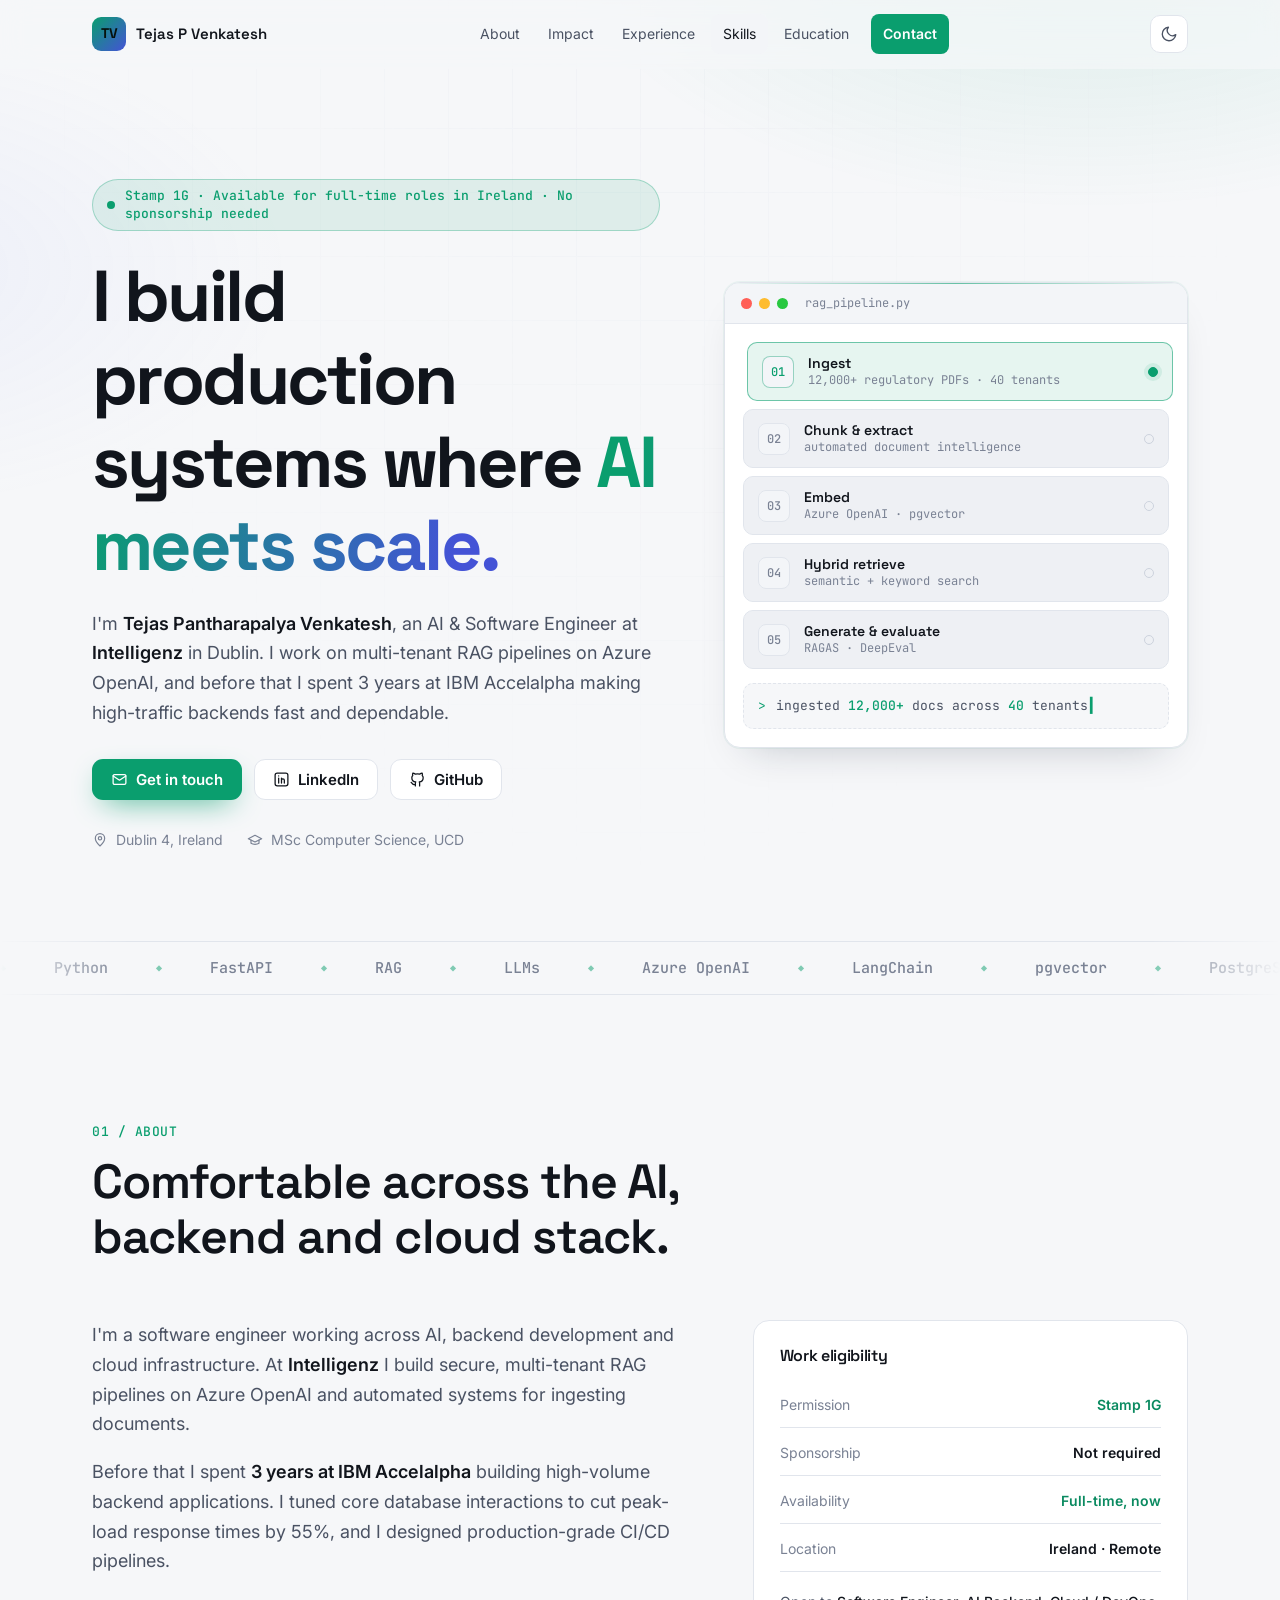
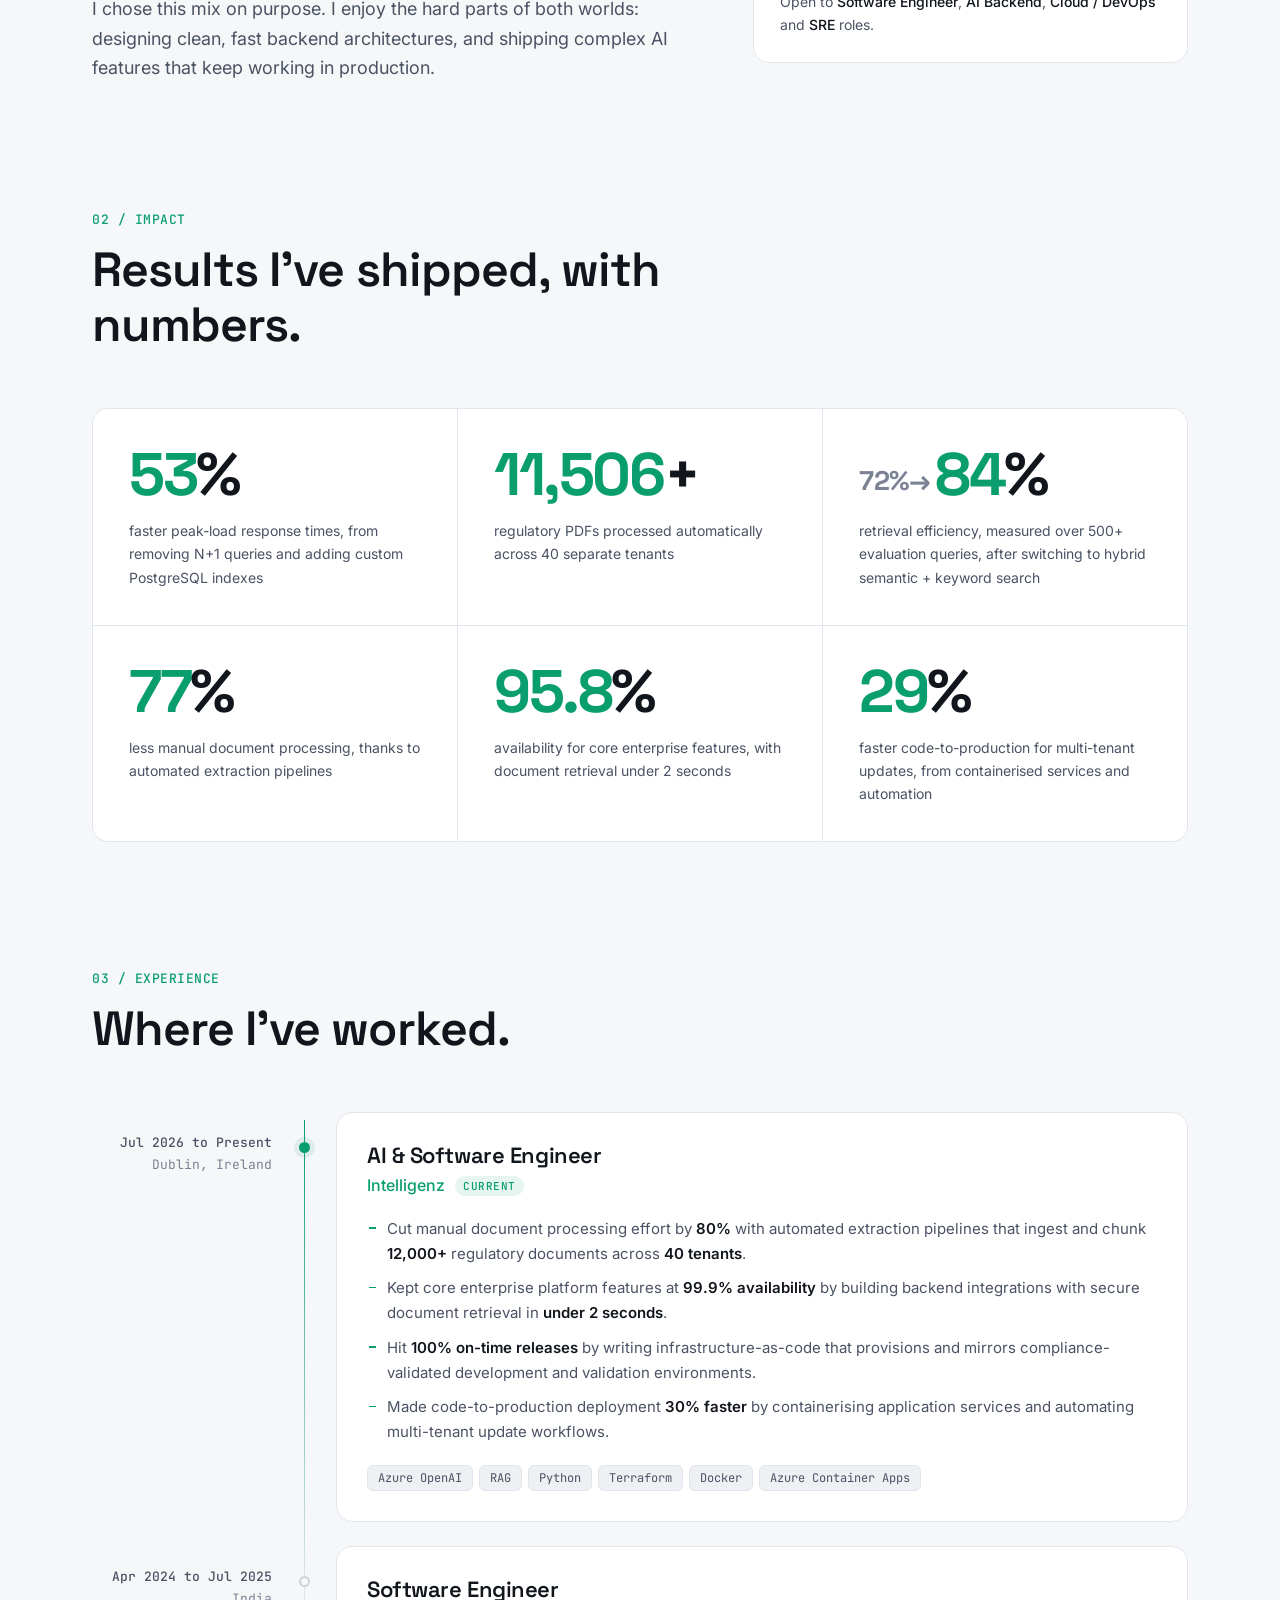
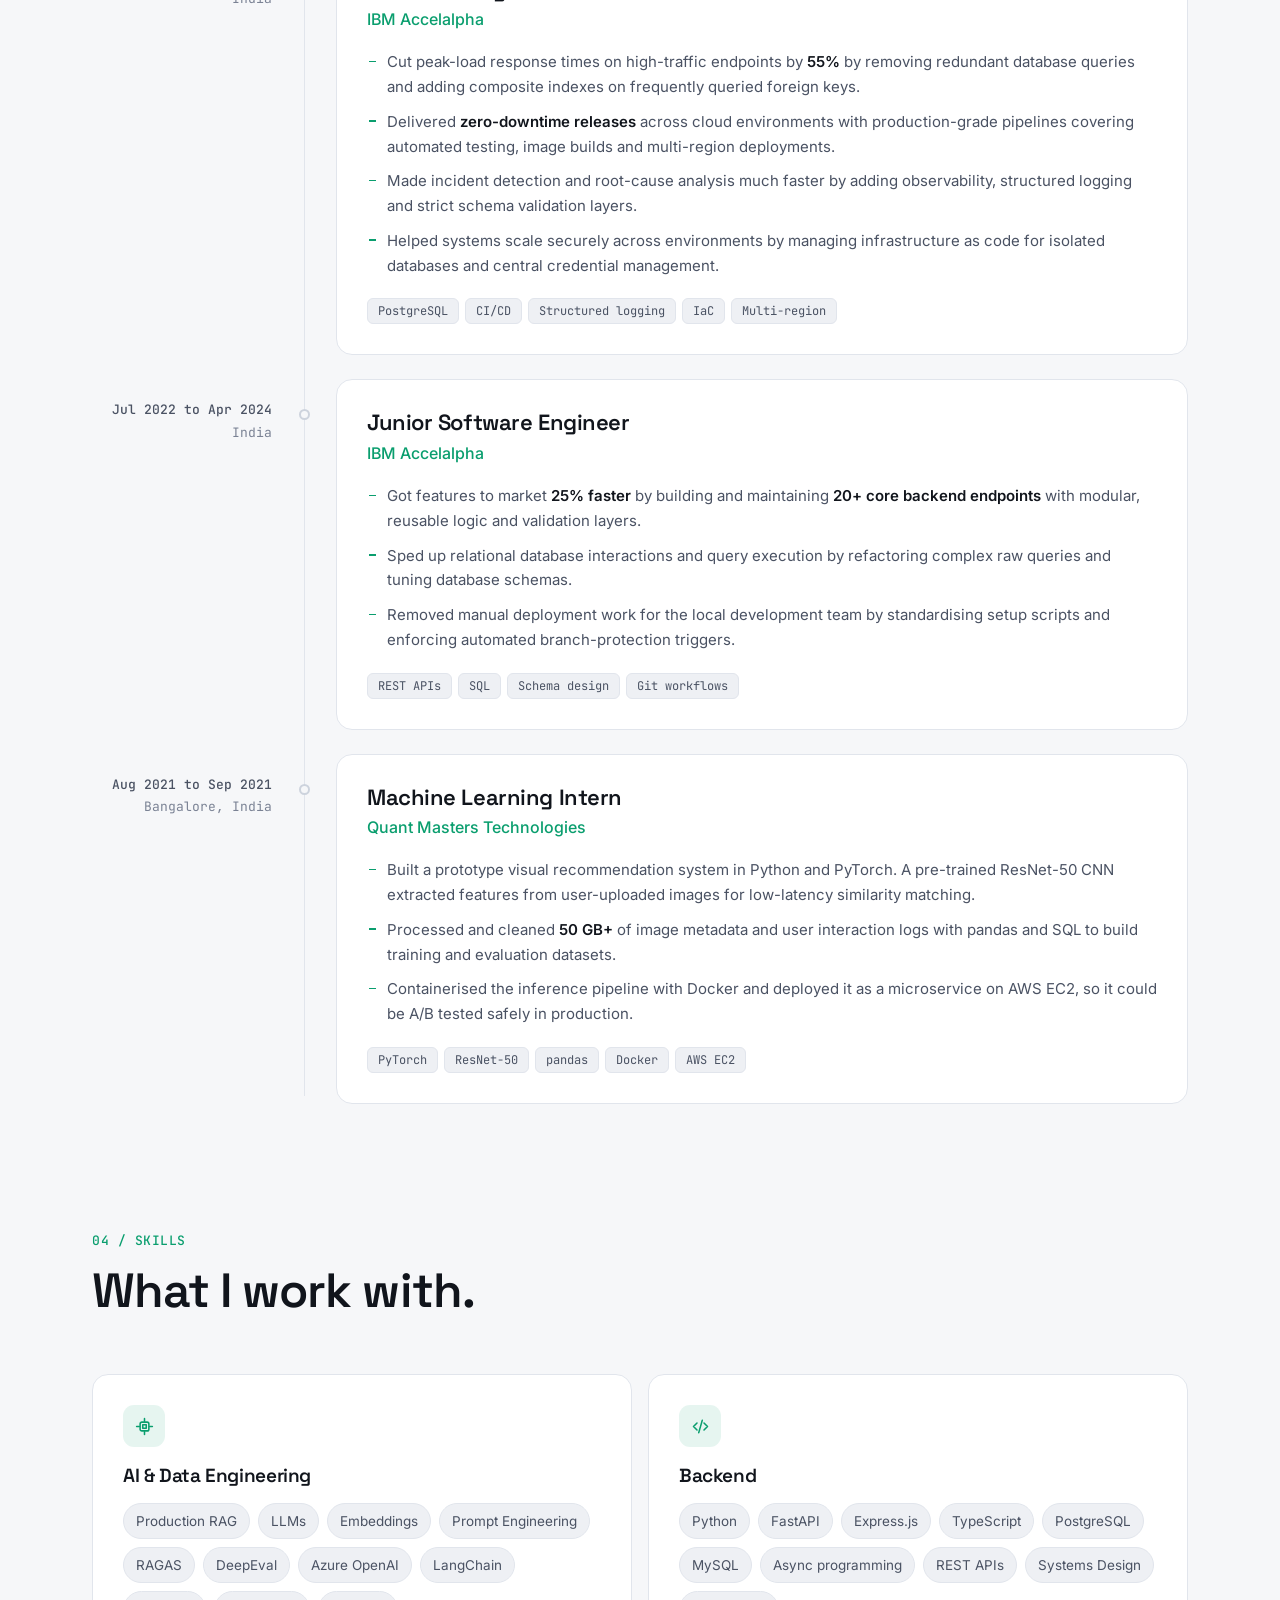
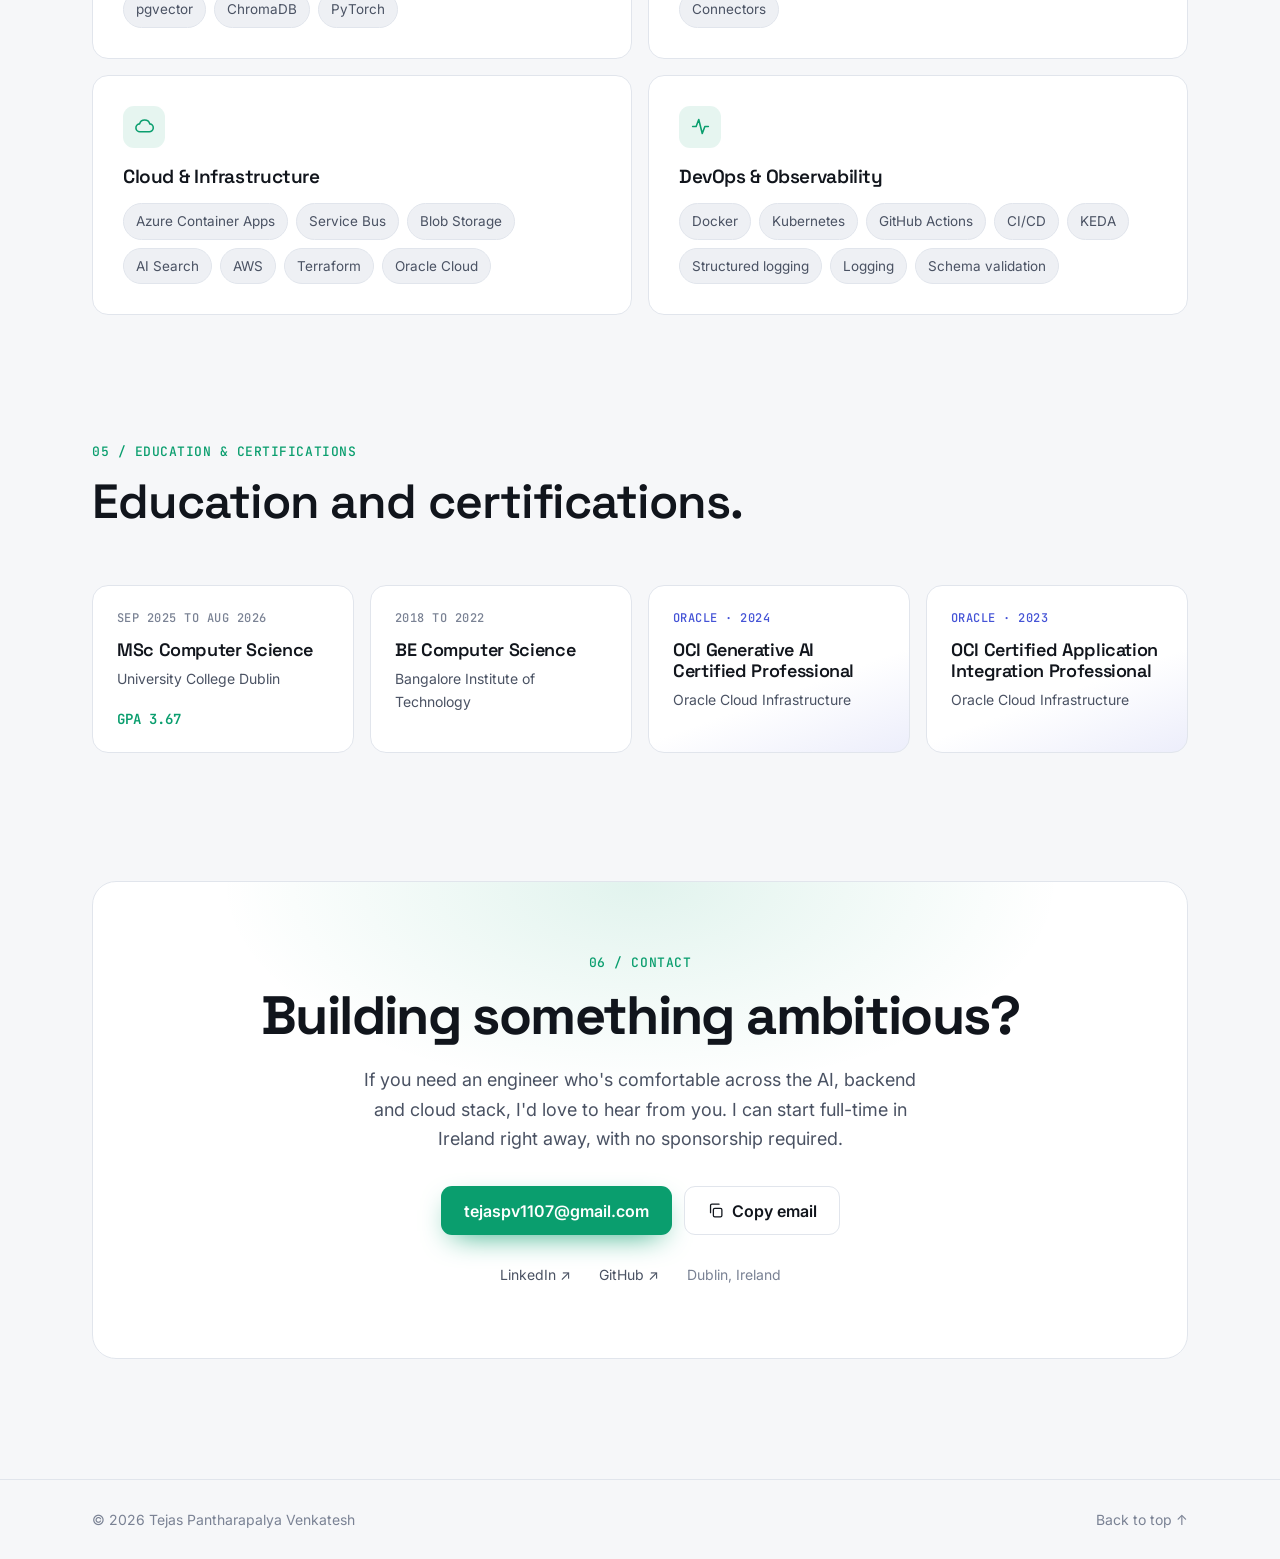
<file: index.html>
<!DOCTYPE html>
<html lang="en" class="no-js">
<head>
  <meta charset="UTF-8">
  <meta name="viewport" content="width=device-width, initial-scale=1.0">
  <title>Tejas P Venkatesh | AI & Software Engineer</title>
  <meta name="description" content="Tejas Pantharapalya Venkatesh, AI & Software Engineer in Dublin: production RAG pipelines, LLM systems, high-performance backends and cloud-native infrastructure on Azure, Docker and Kubernetes.">
  <meta name="author" content="Tejas Pantharapalya Venkatesh">
  <meta name="theme-color" content="#0a0b0f">
  <link rel="canonical" href="https://tejas-pv.netlify.app/">

  <meta property="og:type" content="website">
  <meta property="og:url" content="https://tejas-pv.netlify.app/">
  <meta property="og:title" content="Tejas P Venkatesh | AI & Software Engineer">
  <meta property="og:description" content="I build production systems where AI meets scale: RAG, LLMs, Python, Azure, Docker. Based in Dublin, on Stamp 1G, open to Software, AI and Backend roles.">
  <meta name="twitter:card" content="summary">

  <link rel="icon" href="favicon.svg" type="image/svg+xml">
  <link rel="preconnect" href="https://fonts.googleapis.com">
  <link rel="preconnect" href="https://fonts.gstatic.com" crossorigin>
  <link href="https://fonts.googleapis.com/css2?family=Inter:wght@400;500;600&family=JetBrains+Mono:wght@400;500&family=Space+Grotesk:wght@500;600;700&display=swap" rel="stylesheet">
  <link rel="stylesheet" href="styles.css">

  <script>
    (function () {
      document.documentElement.classList.remove('no-js');
      try {
        var t = localStorage.getItem('theme');
        if (t) document.documentElement.setAttribute('data-theme', t);
      } catch (e) {}
    })();
  </script>

  <script type="application/ld+json">
  {
    "@context": "https://schema.org",
    "@type": "Person",
    "name": "Tejas Pantharapalya Venkatesh",
    "jobTitle": "AI & Software Engineer",
    "worksFor": { "@type": "Organization", "name": "Intelligenz" },
    "alumniOf": [
      { "@type": "CollegeOrUniversity", "name": "University College Dublin" },
      { "@type": "CollegeOrUniversity", "name": "Bangalore Institute of Technology" }
    ],
    "address": { "@type": "PostalAddress", "addressLocality": "Dublin", "addressCountry": "IE" },
    "email": "mailto:tejaspv1107@gmail.com",
    "url": "https://tejas-pv.netlify.app/",
    "sameAs": ["https://www.linkedin.com/in/tejas-p-venkatesh", "https://github.com/Tejas1107"]
  }
  </script>
</head>
<body>
  <a class="skip-link" href="#main">Skip to content</a>

  <header class="site-header" id="top">
    <nav class="nav container" aria-label="Primary">
      <a href="#top" class="brand" aria-label="Tejas P Venkatesh, home">
        <span class="brand-mark">TV</span>
        <span class="brand-name">Tejas P Venkatesh</span>
      </a>

      <ul class="nav-links" id="nav-links">
        <li><a href="#about">About</a></li>
        <li><a href="#impact">Impact</a></li>
        <li><a href="#experience">Experience</a></li>
        <li><a href="#skills">Skills</a></li>
        <li><a href="#education">Education</a></li>
        <li><a href="#contact" class="nav-cta">Contact</a></li>
      </ul>

      <div class="nav-actions">
        <button class="icon-btn" id="theme-toggle" type="button" aria-label="Toggle colour theme">
          <svg class="icon-sun" viewBox="0 0 24 24" aria-hidden="true"><circle cx="12" cy="12" r="4"/><path d="M12 2v2M12 20v2M4.9 4.9l1.4 1.4M17.7 17.7l1.4 1.4M2 12h2M20 12h2M4.9 19.1l1.4-1.4M17.7 6.3l1.4-1.4"/></svg>
          <svg class="icon-moon" viewBox="0 0 24 24" aria-hidden="true"><path d="M21 12.8A9 9 0 1 1 11.2 3a7 7 0 0 0 9.8 9.8z"/></svg>
        </button>
        <button class="icon-btn menu-btn" id="menu-toggle" type="button" aria-label="Open menu" aria-expanded="false" aria-controls="nav-links">
          <span></span><span></span>
        </button>
      </div>
    </nav>
  </header>

  <main id="main">
    <!-- HERO -->
    <section class="hero container">
      <div class="hero-copy">
        <p class="status-pill">
          <span class="dot" aria-hidden="true"></span>
          Stamp 1G · Available for full-time roles in Ireland · No sponsorship needed
        </p>
        <h1 class="hero-title">
          I build production systems where <span class="accent">AI meets scale.</span>
        </h1>
        <p class="hero-sub">
          I'm <strong>Tejas Pantharapalya Venkatesh</strong>, an AI &amp; Software Engineer at
          <strong>Intelligenz</strong> in Dublin. I work on multi-tenant RAG pipelines on Azure OpenAI,
          and before that I spent 3 years at IBM Accelalpha making high-traffic backends fast and dependable.
        </p>
        <div class="hero-ctas">
          <a class="btn btn-primary" href="mailto:tejaspv1107@gmail.com">
            <svg viewBox="0 0 24 24" aria-hidden="true"><rect x="3" y="5" width="18" height="14" rx="2"/><path d="m3 7 9 6 9-6"/></svg>
            Get in touch
          </a>
          <a class="btn btn-ghost" href="https://www.linkedin.com/in/tejas-p-venkatesh" target="_blank" rel="noopener">
            <svg viewBox="0 0 24 24" aria-hidden="true"><rect x="3" y="3" width="18" height="18" rx="3"/><path d="M8 10v7M8 7v.01M12 17v-4a2 2 0 0 1 4 0v4M12 10v7"/></svg>
            LinkedIn
          </a>
          <a class="btn btn-ghost" href="https://github.com/Tejas1107" target="_blank" rel="noopener">
            <svg viewBox="0 0 24 24" aria-hidden="true"><path d="M9 19c-4.3 1.4-4.3-2.5-6-3m12 5v-3.5c0-1 .1-1.4-.5-2 2.8-.3 5.5-1.4 5.5-6a4.6 4.6 0 0 0-1.3-3.2 4.2 4.2 0 0 0-.1-3.2s-1.1-.3-3.5 1.3a12.3 12.3 0 0 0-6.2 0C6.5 2.8 5.4 3.1 5.4 3.1a4.2 4.2 0 0 0-.1 3.2A4.6 4.6 0 0 0 4 9.5c0 4.6 2.7 5.7 5.5 6-.6.6-.6 1.2-.5 2V21"/></svg>
            GitHub
          </a>
        </div>
        <ul class="hero-meta">
          <li>
            <svg viewBox="0 0 24 24" aria-hidden="true"><path d="M12 21s-7-6.1-7-11.5A7 7 0 0 1 19 9.5C19 14.9 12 21 12 21z"/><circle cx="12" cy="9.5" r="2.5"/></svg>
            Dublin 4, Ireland
          </li>
          <li>
            <svg viewBox="0 0 24 24" aria-hidden="true"><path d="M22 10 12 5 2 10l10 5 10-5z"/><path d="M6 12v5c3 2 9 2 12 0v-5"/></svg>
            MSc Computer Science, UCD
          </li>
        </ul>
      </div>

      <!-- Pipeline visual -->
      <div class="hero-visual" aria-label="A retrieval-augmented generation pipeline: ingest, chunk, embed, retrieve, generate">
        <div class="terminal">
          <div class="terminal-bar">
            <span></span><span></span><span></span>
            <p>rag_pipeline.py</p>
          </div>
          <div class="terminal-body">
            <ol class="pipeline" id="pipeline">
              <li data-step="0">
                <span class="step-ico">01</span>
                <div><b>Ingest</b><small>12,000+ regulatory PDFs · 40 tenants</small></div>
                <span class="step-state"></span>
              </li>
              <li data-step="1">
                <span class="step-ico">02</span>
                <div><b>Chunk &amp; extract</b><small>automated document intelligence</small></div>
                <span class="step-state"></span>
              </li>
              <li data-step="2">
                <span class="step-ico">03</span>
                <div><b>Embed</b><small>Azure OpenAI · pgvector</small></div>
                <span class="step-state"></span>
              </li>
              <li data-step="3">
                <span class="step-ico">04</span>
                <div><b>Hybrid retrieve</b><small>semantic + keyword search</small></div>
                <span class="step-state"></span>
              </li>
              <li data-step="4">
                <span class="step-ico">05</span>
                <div><b>Generate &amp; evaluate</b><small>RAGAS · DeepEval</small></div>
                <span class="step-state"></span>
              </li>
            </ol>
            <div class="terminal-out">
              <span class="prompt">&gt;</span>
              <span id="terminal-line">retrieval_hit_rate: 72% → <b>88%</b> over 500+ queries</span>
            </div>
          </div>
        </div>
      </div>
    </section>

    <!-- TICKER -->
    <div class="ticker" aria-hidden="true">
      <div class="ticker-track">
        <span>Python</span><span>FastAPI</span><span>RAG</span><span>LLMs</span><span>Azure OpenAI</span><span>LangChain</span><span>pgvector</span><span>PostgreSQL</span><span>Docker</span><span>Kubernetes</span><span>Terraform</span><span>GitHub Actions</span><span>TypeScript</span><span>KEDA</span>
        <span>Python</span><span>FastAPI</span><span>RAG</span><span>LLMs</span><span>Azure OpenAI</span><span>LangChain</span><span>pgvector</span><span>PostgreSQL</span><span>Docker</span><span>Kubernetes</span><span>Terraform</span><span>GitHub Actions</span><span>TypeScript</span><span>KEDA</span>
      </div>
    </div>

    <!-- ABOUT -->
    <section class="section container" id="about">
      <header class="section-head reveal">
        <p class="eyebrow">01 / About</p>
        <h2>Comfortable across the AI, backend and cloud stack.</h2>
      </header>
      <div class="about-grid">
        <div class="about-text reveal">
          <p>
            I'm a software engineer working across AI, backend development and cloud infrastructure.
            At <strong>Intelligenz</strong> I build secure, multi-tenant RAG pipelines on Azure OpenAI
            and automated systems for ingesting documents.
          </p>
          <p>
            Before that I spent <strong>3 years at IBM Accelalpha</strong> building high-volume backend
            applications. I tuned core database interactions to cut peak-load response times by 55%, and I
            designed production-grade CI/CD pipelines.
          </p>
          <p>
            I chose this mix on purpose. I enjoy the hard parts of both worlds: designing clean,
            fast backend architectures, and shipping complex AI features that keep working in production.
          </p>
        </div>
        <aside class="about-card reveal" aria-label="Work eligibility">
          <h3>Work eligibility</h3>
          <dl>
            <div><dt>Permission</dt><dd class="good">Stamp 1G</dd></div>
            <div><dt>Sponsorship</dt><dd>Not required</dd></div>
            <div><dt>Availability</dt><dd class="good">Full-time, now</dd></div>
            <div><dt>Location</dt><dd>Ireland · Remote</dd></div>
          </dl>
          <p class="about-roles">
            Open to <span>Software Engineer</span>, <span>AI Backend</span>,
            <span>Cloud / DevOps</span> and <span>SRE</span> roles.
          </p>
        </aside>
      </div>
    </section>

    <!-- IMPACT -->
    <section class="section container" id="impact">
      <header class="section-head reveal">
        <p class="eyebrow">02 / Impact</p>
        <h2>Results I've shipped, with numbers.</h2>
      </header>
      <div class="metrics">
        <article class="metric reveal">
          <p class="metric-num"><span data-count="55">0</span>%</p>
          <p class="metric-label">faster peak-load response times, from removing N+1 queries and adding custom PostgreSQL indexes</p>
        </article>
        <article class="metric reveal">
          <p class="metric-num"><span data-count="12000" data-format="k">0</span>+</p>
          <p class="metric-label">regulatory PDFs processed automatically across 40 separate tenants</p>
        </article>
        <article class="metric reveal">
          <p class="metric-num"><span class="metric-from">72%→</span><span data-count="88">0</span>%</p>
          <p class="metric-label">retrieval efficiency, measured over 500+ evaluation queries, after switching to hybrid semantic + keyword search</p>
        </article>
        <article class="metric reveal">
          <p class="metric-num"><span data-count="80">0</span>%</p>
          <p class="metric-label">less manual document processing, thanks to automated extraction pipelines</p>
        </article>
        <article class="metric reveal">
          <p class="metric-num"><span data-count="99.9" data-decimals="1">0</span>%</p>
          <p class="metric-label">availability for core enterprise features, with document retrieval under 2 seconds</p>
        </article>
        <article class="metric reveal">
          <p class="metric-num"><span data-count="30">0</span>%</p>
          <p class="metric-label">faster code-to-production for multi-tenant updates, from containerised services and automation</p>
        </article>
      </div>
    </section>

    <!-- EXPERIENCE -->
    <section class="section container" id="experience">
      <header class="section-head reveal">
        <p class="eyebrow">03 / Experience</p>
        <h2>Where I've worked.</h2>
      </header>

      <ol class="timeline">
        <li class="job reveal">
          <div class="job-when">
            <span>Jul 2026 to Present</span>
            <span class="job-where">Dublin, Ireland</span>
          </div>
          <div class="job-card">
            <header>
              <h3>AI &amp; Software Engineer</h3>
              <p class="job-org">Intelligenz <span class="tag-now">Current</span></p>
            </header>
            <ul>
              <li>Cut manual document processing effort by <b>80%</b> with automated extraction pipelines that ingest and chunk <b>12,000+</b> regulatory documents across <b>40 tenants</b>.</li>
              <li>Kept core enterprise platform features at <b>99.9% availability</b> by building backend integrations with secure document retrieval in <b>under 2 seconds</b>.</li>
              <li>Hit <b>100% on-time releases</b> by writing infrastructure-as-code that provisions and mirrors compliance-validated development and validation environments.</li>
              <li>Made code-to-production deployment <b>30% faster</b> by containerising application services and automating multi-tenant update workflows.</li>
            </ul>
            <p class="job-stack"><span>Azure OpenAI</span><span>RAG</span><span>Python</span><span>Terraform</span><span>Docker</span><span>Azure Container Apps</span></p>
          </div>
        </li>

        <li class="job reveal">
          <div class="job-when">
            <span>Apr 2024 to Jul 2025</span>
            <span class="job-where">India</span>
          </div>
          <div class="job-card">
            <header>
              <h3>Software Engineer</h3>
              <p class="job-org">IBM Accelalpha</p>
            </header>
            <ul>
              <li>Cut peak-load response times on high-traffic endpoints by <b>55%</b> by removing redundant database queries and adding composite indexes on frequently queried foreign keys.</li>
              <li>Delivered <b>zero-downtime releases</b> across cloud environments with production-grade pipelines covering automated testing, image builds and multi-region deployments.</li>
              <li>Made incident detection and root-cause analysis much faster by adding observability, structured logging and strict schema validation layers.</li>
              <li>Helped systems scale securely across environments by managing infrastructure as code for isolated databases and central credential management.</li>
            </ul>
            <p class="job-stack"><span>PostgreSQL</span><span>CI/CD</span><span>Structured logging</span><span>IaC</span><span>Multi-region</span></p>
          </div>
        </li>

        <li class="job reveal">
          <div class="job-when">
            <span>Jul 2022 to Apr 2024</span>
            <span class="job-where">India</span>
          </div>
          <div class="job-card">
            <header>
              <h3>Junior Software Engineer</h3>
              <p class="job-org">IBM Accelalpha</p>
            </header>
            <ul>
              <li>Got features to market <b>25% faster</b> by building and maintaining <b>20+ core backend endpoints</b> with modular, reusable logic and validation layers.</li>
              <li>Sped up relational database interactions and query execution by refactoring complex raw queries and tuning database schemas.</li>
              <li>Removed manual deployment work for the local development team by standardising setup scripts and enforcing automated branch-protection triggers.</li>
            </ul>
            <p class="job-stack"><span>REST APIs</span><span>SQL</span><span>Schema design</span><span>Git workflows</span></p>
          </div>
        </li>

        <li class="job reveal">
          <div class="job-when">
            <span>Aug 2021 to Sep 2021</span>
            <span class="job-where">Bangalore, India</span>
          </div>
          <div class="job-card">
            <header>
              <h3>Machine Learning Intern</h3>
              <p class="job-org">Quant Masters Technologies</p>
            </header>
            <ul>
              <li>Built a prototype visual recommendation system in Python and PyTorch. A pre-trained ResNet-50 CNN extracted features from user-uploaded images for low-latency similarity matching.</li>
              <li>Processed and cleaned <b>50 GB+</b> of image metadata and user interaction logs with pandas and SQL to build training and evaluation datasets.</li>
              <li>Containerised the inference pipeline with Docker and deployed it as a microservice on AWS EC2, so it could be A/B tested safely in production.</li>
            </ul>
            <p class="job-stack"><span>PyTorch</span><span>ResNet-50</span><span>pandas</span><span>Docker</span><span>AWS EC2</span></p>
          </div>
        </li>
      </ol>
    </section>

    <!-- SKILLS -->
    <section class="section container" id="skills">
      <header class="section-head reveal">
        <p class="eyebrow">04 / Skills</p>
        <h2>What I work with.</h2>
      </header>
      <div class="skills-grid">
        <article class="skill-card reveal">
          <div class="skill-ico" aria-hidden="true">
            <svg viewBox="0 0 24 24"><path d="M12 3v3M12 18v3M3 12h3M18 12h3"/><rect x="7" y="7" width="10" height="10" rx="2"/><path d="M10 10h4v4h-4z"/></svg>
          </div>
          <h3>AI &amp; Data Engineering</h3>
          <ul class="chips">
            <li>Production RAG</li><li>LLMs</li><li>Embeddings</li><li>Prompt Engineering</li><li>RAGAS</li><li>DeepEval</li><li>Azure OpenAI</li><li>LangChain</li><li>pgvector</li><li>ChromaDB</li><li>PyTorch</li>
          </ul>
        </article>
        <article class="skill-card reveal">
          <div class="skill-ico" aria-hidden="true">
            <svg viewBox="0 0 24 24"><path d="m8 8-4 4 4 4M16 8l4 4-4 4M14 5l-4 14"/></svg>
          </div>
          <h3>Backend</h3>
          <ul class="chips">
            <li>Python</li><li>FastAPI</li><li>Express.js</li><li>TypeScript</li><li>PostgreSQL</li><li>MySQL</li><li>Async programming</li><li>REST APIs</li><li>Systems Design</li><li>Connectors</li>
          </ul>
        </article>
        <article class="skill-card reveal">
          <div class="skill-ico" aria-hidden="true">
            <svg viewBox="0 0 24 24"><path d="M7 18a4.5 4.5 0 0 1-.6-9A6 6 0 0 1 18 9a4.5 4.5 0 0 1-1 9z"/></svg>
          </div>
          <h3>Cloud &amp; Infrastructure</h3>
          <ul class="chips">
            <li>Azure Container Apps</li><li>Service Bus</li><li>Blob Storage</li><li>AI Search</li><li>AWS</li><li>Terraform</li><li>Oracle Cloud</li>
          </ul>
        </article>
        <article class="skill-card reveal">
          <div class="skill-ico" aria-hidden="true">
            <svg viewBox="0 0 24 24"><path d="M3 12h4l3-8 4 16 3-8h4"/></svg>
          </div>
          <h3>DevOps &amp; Observability</h3>
          <ul class="chips">
            <li>Docker</li><li>Kubernetes</li><li>GitHub Actions</li><li>CI/CD</li><li>KEDA</li><li>Structured logging</li><li>Logging</li><li>Schema validation</li>
          </ul>
        </article>
      </div>
    </section>

    <!-- EDUCATION + CERTS -->
    <section class="section container" id="education">
      <header class="section-head reveal">
        <p class="eyebrow">05 / Education &amp; Certifications</p>
        <h2>Education and certifications.</h2>
      </header>
      <div class="edu-grid">
        <article class="edu-card reveal">
          <p class="edu-when">Sep 2025 to Aug 2026</p>
          <h3>MSc Computer Science</h3>
          <p class="edu-org">University College Dublin</p>
          <p class="edu-badge">GPA 3.67</p>
        </article>
        <article class="edu-card reveal">
          <p class="edu-when">2018 to 2022</p>
          <h3>BE Computer Science</h3>
          <p class="edu-org">Bangalore Institute of Technology</p>
        </article>
        <article class="edu-card cert reveal">
          <p class="edu-when">Oracle · 2024</p>
          <h3>OCI Generative AI Certified Professional</h3>
          <p class="edu-org">Oracle Cloud Infrastructure</p>
        </article>
        <article class="edu-card cert reveal">
          <p class="edu-when">Oracle · 2023</p>
          <h3>OCI Certified Application Integration Professional</h3>
          <p class="edu-org">Oracle Cloud Infrastructure</p>
        </article>
      </div>
    </section>

    <!-- CONTACT -->
    <section class="section container" id="contact">
      <div class="contact-card reveal">
        <p class="eyebrow">06 / Contact</p>
        <h2>Building something ambitious?</h2>
        <p>
          If you need an engineer who's comfortable across the AI, backend and cloud stack, I'd love to hear from you.
          I can start full-time in Ireland right away, with no sponsorship required.
        </p>
        <div class="contact-actions">
          <a class="btn btn-primary btn-lg" href="mailto:tejaspv1107@gmail.com">tejaspv1107@gmail.com</a>
          <button class="btn btn-ghost btn-lg" type="button" id="copy-email" data-email="tejaspv1107@gmail.com">
            <svg viewBox="0 0 24 24" aria-hidden="true"><rect x="9" y="9" width="12" height="12" rx="2"/><path d="M5 15V5a2 2 0 0 1 2-2h10"/></svg>
            <span>Copy email</span>
          </button>
        </div>
        <ul class="contact-links">
          <li><a href="https://www.linkedin.com/in/tejas-p-venkatesh" target="_blank" rel="noopener">LinkedIn ↗</a></li>
          <li><a href="https://github.com/Tejas1107" target="_blank" rel="noopener">GitHub ↗</a></li>
          <li><span>Dublin, Ireland</span></li>
        </ul>
      </div>
    </section>
  </main>

  <footer class="site-footer">
    <div class="container footer-inner">
      <p>© <span id="year">2026</span> Tejas Pantharapalya Venkatesh</p>
      <a href="#top">Back to top ↑</a>
    </div>
  </footer>

  <script src="script.js" defer></script>
</body>
</html>
</file>
<file: styles.css>
/* ============ Tokens ============ */
:root {
  --bg: #0a0b0f;
  --bg-2: #101218;
  --surface: #13161e;
  --surface-2: #191d27;
  --border: #242a36;
  --border-strong: #323a4a;
  --text: #e8ebf2;
  --text-2: #a4acbd;
  --text-3: #6f788b;
  --accent: #6ef2c0;
  --accent-2: #8b9cff;
  --accent-ink: #04140d;
  --accent-soft: rgba(110, 242, 192, 0.12);
  --glow: rgba(110, 242, 192, 0.18);
  --good: #6ef2c0;
  --shadow: 0 20px 50px -20px rgba(0, 0, 0, 0.6);

  --font-display: "Space Grotesk", system-ui, sans-serif;
  --font-body: "Inter", system-ui, -apple-system, "Segoe UI", sans-serif;
  --font-mono: "JetBrains Mono", ui-monospace, SFMono-Regular, Consolas, monospace;

  --radius: 16px;
  --radius-sm: 10px;
  --maxw: 1160px;
  --gutter: clamp(16px, 4vw, 32px);
  color-scheme: dark;
}

:root[data-theme="light"] {
  --bg: #f6f7f9;
  --bg-2: #eef0f4;
  --surface: #ffffff;
  --surface-2: #f3f5f8;
  --border: #e1e5ec;
  --border-strong: #cdd3dd;
  --text: #11151c;
  --text-2: #4a5263;
  --text-3: #7a8294;
  --accent: #0a9e6e;
  --accent-2: #4453d6;
  --accent-ink: #ffffff;
  --accent-soft: rgba(10, 158, 110, 0.1);
  --glow: rgba(10, 158, 110, 0.12);
  --good: #0a8a60;
  --shadow: 0 20px 40px -24px rgba(20, 30, 50, 0.25);
  color-scheme: light;
}

@media (prefers-color-scheme: light) {
  :root:not([data-theme="dark"]) {
    --bg: #f6f7f9;
    --bg-2: #eef0f4;
    --surface: #ffffff;
    --surface-2: #f3f5f8;
    --border: #e1e5ec;
    --border-strong: #cdd3dd;
    --text: #11151c;
    --text-2: #4a5263;
    --text-3: #7a8294;
    --accent: #0a9e6e;
    --accent-2: #4453d6;
    --accent-ink: #ffffff;
    --accent-soft: rgba(10, 158, 110, 0.1);
    --glow: rgba(10, 158, 110, 0.12);
    --good: #0a8a60;
    --shadow: 0 20px 40px -24px rgba(20, 30, 50, 0.25);
    color-scheme: light;
  }
}

/* ============ Base ============ */
*, *::before, *::after { box-sizing: border-box; }
html { scroll-behavior: smooth; -webkit-text-size-adjust: 100%; }
body {
  margin: 0;
  background: var(--bg);
  color: var(--text);
  font-family: var(--font-body);
  font-size: 16px;
  line-height: 1.65;
  -webkit-font-smoothing: antialiased;
  overflow-x: hidden;
}
body::before {
  content: "";
  position: fixed;
  inset: 0;
  z-index: -1;
  pointer-events: none;
  background:
    radial-gradient(900px 500px at 85% -10%, var(--glow), transparent 60%),
    radial-gradient(700px 400px at -10% 30%, rgba(139, 156, 255, 0.08), transparent 60%);
}
body::after {
  content: "";
  position: fixed;
  inset: 0;
  z-index: -1;
  pointer-events: none;
  background-image:
    linear-gradient(var(--border) 1px, transparent 1px),
    linear-gradient(90deg, var(--border) 1px, transparent 1px);
  background-size: 64px 64px;
  opacity: 0.25;
  mask-image: radial-gradient(ellipse at 50% 0%, #000 0%, transparent 70%);
  -webkit-mask-image: radial-gradient(ellipse at 50% 0%, #000 0%, transparent 70%);
}

img, svg { display: block; max-width: 100%; }
a { color: inherit; text-decoration: none; }
h1, h2, h3 { font-family: var(--font-display); line-height: 1.15; margin: 0; letter-spacing: -0.02em; }
p { margin: 0; }
ul, ol { margin: 0; padding: 0; list-style: none; }
::selection { background: var(--accent); color: var(--accent-ink); }
:focus-visible { outline: 2px solid var(--accent); outline-offset: 3px; border-radius: 6px; }

.container { width: 100%; max-width: var(--maxw); margin: 0 auto; padding: 0 var(--gutter); }

.skip-link {
  position: absolute; left: 16px; top: -48px; z-index: 100;
  background: var(--accent); color: var(--accent-ink);
  padding: 8px 14px; border-radius: 8px; font-weight: 600;
  transition: top .2s;
}
.skip-link:focus { top: 12px; }

svg { fill: none; stroke: currentColor; stroke-width: 1.8; stroke-linecap: round; stroke-linejoin: round; }

/* ============ Header ============ */
.site-header {
  position: sticky; top: 0; z-index: 50;
  backdrop-filter: saturate(160%) blur(14px);
  -webkit-backdrop-filter: saturate(160%) blur(14px);
  background: color-mix(in srgb, var(--bg) 72%, transparent);
  border-bottom: 1px solid transparent;
  transition: border-color .3s;
}
.site-header.scrolled { border-bottom-color: var(--border); }
.nav { display: flex; align-items: center; justify-content: space-between; height: 68px; gap: 16px; }
.brand { display: flex; align-items: center; gap: 10px; font-family: var(--font-display); font-weight: 600; }
.brand-mark {
  display: grid; place-items: center;
  width: 34px; height: 34px; border-radius: 9px;
  background: linear-gradient(135deg, var(--accent), var(--accent-2));
  color: #06110c; font-size: 14px; font-weight: 700; letter-spacing: 0;
}
.brand-name { font-size: 15px; }
.nav-links { display: flex; align-items: center; gap: 4px; }
.nav-links a {
  display: block; padding: 8px 12px; border-radius: 8px;
  font-size: 14px; color: var(--text-2); transition: color .2s, background .2s;
}
.nav-links a:hover, .nav-links a.active { color: var(--text); background: var(--surface-2); }
.nav-links a.nav-cta { color: var(--accent-ink); background: var(--accent); font-weight: 600; margin-left: 6px; }
.nav-links a.nav-cta:hover { filter: brightness(1.08); }
.nav-actions { display: flex; align-items: center; gap: 6px; }
.icon-btn {
  display: grid; place-items: center;
  width: 38px; height: 38px; border-radius: 10px;
  border: 1px solid var(--border); background: var(--surface);
  color: var(--text-2); cursor: pointer; transition: color .2s, border-color .2s;
}
.icon-btn:hover { color: var(--text); border-color: var(--border-strong); }
.icon-btn svg { width: 18px; height: 18px; }
.icon-moon { display: none; }
:root[data-theme="light"] .icon-sun { display: none; }
:root[data-theme="light"] .icon-moon { display: block; }
@media (prefers-color-scheme: light) {
  :root:not([data-theme="dark"]) .icon-sun { display: none; }
  :root:not([data-theme="dark"]) .icon-moon { display: block; }
}
.menu-btn { display: none; flex-direction: column; gap: 5px; }
.menu-btn span { display: block; width: 16px; height: 1.8px; background: currentColor; border-radius: 2px; transition: transform .25s; }
.menu-btn[aria-expanded="true"] span:first-child { transform: translateY(3.4px) rotate(45deg); }
.menu-btn[aria-expanded="true"] span:last-child { transform: translateY(-3.4px) rotate(-45deg); }

/* ============ Buttons ============ */
.btn {
  display: inline-flex; align-items: center; justify-content: center; gap: 8px;
  padding: 11px 18px; border-radius: 11px;
  font: 600 15px/1 var(--font-body);
  border: 1px solid transparent; cursor: pointer;
  transition: transform .2s, background .2s, border-color .2s, color .2s, box-shadow .2s;
}
.btn svg { width: 17px; height: 17px; }
.btn:hover { transform: translateY(-2px); }
.btn-primary { background: var(--accent); color: var(--accent-ink); box-shadow: 0 10px 30px -12px var(--accent); }
.btn-ghost { background: var(--surface); color: var(--text); border-color: var(--border); }
.btn-ghost:hover { border-color: var(--border-strong); }
.btn-lg { padding: 15px 22px; font-size: 16px; }

/* ============ Hero ============ */
.hero {
  display: grid; grid-template-columns: 1.1fr 0.9fr; gap: clamp(32px, 5vw, 64px);
  align-items: center;
  padding-top: clamp(48px, 9vw, 110px);
  padding-bottom: clamp(48px, 7vw, 90px);
}
.status-pill {
  display: inline-flex; align-items: center; gap: 10px;
  padding: 7px 14px; border-radius: 999px;
  background: var(--accent-soft); border: 1px solid color-mix(in srgb, var(--accent) 30%, transparent);
  color: var(--accent); font: 500 13px/1.4 var(--font-mono);
}
.dot { width: 8px; height: 8px; border-radius: 50%; background: var(--accent); flex: none; position: relative; }
.dot::after {
  content: ""; position: absolute; inset: -4px; border-radius: 50%;
  border: 2px solid var(--accent); opacity: 0; animation: ping 2s ease-out infinite;
}
@keyframes ping { 0% { transform: scale(.5); opacity: .8; } 100% { transform: scale(1.6); opacity: 0; } }

.hero-title {
  margin-top: 24px;
  font-size: clamp(38px, 6.2vw, 72px);
  font-weight: 700;
  letter-spacing: -0.035em;
}
.accent {
  background: linear-gradient(100deg, var(--accent) 10%, var(--accent-2) 90%);
  -webkit-background-clip: text; background-clip: text; color: transparent;
}
.hero-sub { margin-top: 22px; max-width: 580px; font-size: clamp(16px, 1.6vw, 18px); color: var(--text-2); }
.hero-sub strong { color: var(--text); font-weight: 600; }
.hero-ctas { display: flex; flex-wrap: wrap; gap: 12px; margin-top: 32px; }
.hero-meta { display: flex; flex-wrap: wrap; gap: 8px 24px; margin-top: 28px; color: var(--text-3); font-size: 14px; }
.hero-meta li { display: flex; align-items: center; gap: 8px; }
.hero-meta svg { width: 16px; height: 16px; }

/* Terminal */
.terminal {
  background: var(--surface);
  border: 1px solid var(--border);
  border-radius: var(--radius);
  box-shadow: var(--shadow), 0 0 0 1px color-mix(in srgb, var(--accent) 6%, transparent);
  overflow: hidden;
  position: relative;
}
.terminal::before {
  content: ""; position: absolute; inset: 0 0 auto 0; height: 1px;
  background: linear-gradient(90deg, transparent, var(--accent), transparent);
  opacity: .6;
}
.terminal-bar {
  display: flex; align-items: center; gap: 7px;
  padding: 12px 16px; border-bottom: 1px solid var(--border); background: var(--surface-2);
}
.terminal-bar span { width: 11px; height: 11px; border-radius: 50%; background: var(--border-strong); }
.terminal-bar span:nth-child(1) { background: #ff5f57; }
.terminal-bar span:nth-child(2) { background: #febc2e; }
.terminal-bar span:nth-child(3) { background: #28c840; }
.terminal-bar p { margin-left: 10px; font: 12px var(--font-mono); color: var(--text-3); }
.terminal-body { padding: 18px; }
.pipeline { display: grid; gap: 8px; position: relative; }
.pipeline li {
  display: grid; grid-template-columns: auto 1fr auto; align-items: center; gap: 14px;
  padding: 11px 14px; border-radius: var(--radius-sm);
  border: 1px solid var(--border); background: var(--bg-2);
  transition: border-color .35s, background .35s, transform .35s;
}
.pipeline li b { display: block; font: 600 14px/1.3 var(--font-display); }
.pipeline li small { display: block; font: 12px/1.4 var(--font-mono); color: var(--text-3); }
.step-ico {
  display: grid; place-items: center; width: 32px; height: 32px; border-radius: 8px;
  font: 500 12px var(--font-mono); color: var(--text-3);
  background: var(--surface-2); border: 1px solid var(--border);
  transition: color .35s, background .35s, border-color .35s;
}
.step-state { width: 10px; height: 10px; border-radius: 50%; border: 1.5px solid var(--border-strong); transition: all .35s; }
.pipeline li.active { border-color: color-mix(in srgb, var(--accent) 55%, transparent); background: var(--accent-soft); transform: translateX(4px); }
.pipeline li.active .step-ico { color: var(--accent); border-color: color-mix(in srgb, var(--accent) 40%, transparent); }
.pipeline li.active .step-state { border-color: var(--accent); box-shadow: 0 0 0 4px var(--accent-soft); background: var(--accent); }
.pipeline li.done .step-state { background: var(--accent); border-color: var(--accent); }
.pipeline li.done .step-ico { color: var(--accent); }
.terminal-out {
  display: flex; gap: 10px; align-items: baseline;
  margin-top: 14px; padding: 12px 14px; border-radius: var(--radius-sm);
  background: var(--bg); border: 1px dashed var(--border);
  font: 13px/1.5 var(--font-mono); color: var(--text-2);
  min-height: 46px;
}
.terminal-out b { color: var(--accent); font-weight: 500; }
.prompt { color: var(--accent); }
#terminal-line::after { content: "▍"; color: var(--accent); margin-left: 2px; animation: blink 1s steps(1) infinite; }
@keyframes blink { 50% { opacity: 0; } }

/* ============ Ticker ============ */
.ticker {
  border-block: 1px solid var(--border);
  overflow: hidden; padding: 16px 0;
  mask-image: linear-gradient(90deg, transparent, #000 10%, #000 90%, transparent);
  -webkit-mask-image: linear-gradient(90deg, transparent, #000 10%, #000 90%, transparent);
}
.ticker-track { display: flex; gap: 48px; width: max-content; animation: marquee 40s linear infinite; }
.ticker-track span { font: 500 15px var(--font-mono); color: var(--text-3); white-space: nowrap; }
.ticker-track span::before { content: "◆"; margin-right: 48px; color: var(--accent); opacity: .5; font-size: 10px; vertical-align: middle; }
@keyframes marquee { to { transform: translateX(-50%); } }

/* ============ Sections ============ */
.section { padding-top: clamp(72px, 10vw, 130px); scroll-margin-top: 60px; }
.section-head { margin-bottom: clamp(32px, 5vw, 56px); max-width: 720px; }
.eyebrow { font: 500 13px var(--font-mono); color: var(--accent); letter-spacing: .04em; text-transform: uppercase; margin-bottom: 14px; }
.section-head h2 { font-size: clamp(30px, 4.2vw, 48px); font-weight: 600; }

/* About */
.about-grid { display: grid; grid-template-columns: 1.4fr 1fr; gap: clamp(24px, 4vw, 56px); align-items: start; }
.about-text p { font-size: clamp(16px, 1.5vw, 18px); color: var(--text-2); }
.about-text p + p { margin-top: 18px; }
.about-text strong { color: var(--text); font-weight: 600; }
.about-card {
  padding: 26px; border-radius: var(--radius);
  background: var(--surface); border: 1px solid var(--border);
}
.about-card h3 { font-size: 16px; font-weight: 600; margin-bottom: 16px; }
.about-card dl { margin: 0; display: grid; gap: 2px; }
.about-card dl div { display: flex; justify-content: space-between; gap: 12px; padding: 11px 0; border-bottom: 1px solid var(--border); font-size: 14px; }
.about-card dt { color: var(--text-3); }
.about-card dd { margin: 0; font-weight: 600; text-align: right; }
.about-card dd.good { color: var(--good); }
.about-roles { margin-top: 18px; font-size: 14px; color: var(--text-2); }
.about-roles span { color: var(--text); font-weight: 500; }

/* Metrics */
.metrics { display: grid; grid-template-columns: repeat(3, 1fr); gap: 1px; background: var(--border); border: 1px solid var(--border); border-radius: var(--radius); overflow: hidden; }
.metric { background: var(--surface); padding: clamp(24px, 3vw, 36px); transition: background .3s; }
.metric:hover { background: var(--surface-2); }
.metric-num { font: 700 clamp(40px, 5vw, 60px)/1 var(--font-display); letter-spacing: -0.04em; color: var(--text); }
.metric-num span[data-count] { color: var(--accent); }
.metric-from { font-size: .45em; color: var(--text-3); letter-spacing: -0.01em; vertical-align: middle; margin-right: 4px; }
.metric-label { margin-top: 14px; font-size: 14px; color: var(--text-2); max-width: 300px; }

/* Timeline */
.timeline { position: relative; display: grid; gap: 24px; }
.timeline::before {
  content: ""; position: absolute; left: 212px; top: 8px; bottom: 8px; width: 1px;
  background: linear-gradient(var(--accent), var(--border) 30%, var(--border));
}
.job { display: grid; grid-template-columns: 180px 1fr; gap: 64px; position: relative; }
.job::before {
  content: ""; position: absolute; left: 207px; top: 30px;
  width: 11px; height: 11px; border-radius: 50%;
  background: var(--bg); border: 2px solid var(--border-strong);
}
.job:first-child::before { border-color: var(--accent); background: var(--accent); box-shadow: 0 0 0 5px var(--accent-soft); }
.job-when { padding-top: 22px; display: flex; flex-direction: column; gap: 4px; font: 500 13px/1.4 var(--font-mono); color: var(--text-2); text-align: right; }
.job-where { color: var(--text-3); font-weight: 400; }
.job-card {
  padding: clamp(20px, 3vw, 30px); border-radius: var(--radius);
  background: var(--surface); border: 1px solid var(--border);
  transition: border-color .3s, transform .3s;
}
.job-card:hover { border-color: var(--border-strong); transform: translateY(-2px); }
.job-card h3 { font-size: clamp(19px, 2vw, 22px); font-weight: 600; }
.job-org { margin-top: 4px; color: var(--accent); font-weight: 500; display: flex; align-items: center; gap: 10px; flex-wrap: wrap; }
.tag-now { font: 500 11px var(--font-mono); padding: 3px 8px; border-radius: 999px; background: var(--accent-soft); color: var(--accent); text-transform: uppercase; letter-spacing: .05em; }
.job-card ul { margin-top: 18px; display: grid; gap: 10px; }
.job-card ul li { position: relative; padding-left: 20px; color: var(--text-2); font-size: 15px; }
.job-card ul li::before { content: ""; position: absolute; left: 2px; top: .7em; width: 7px; height: 1.5px; background: var(--accent); }
.job-card ul b { color: var(--text); font-weight: 600; }
.job-stack { margin-top: 20px; display: flex; flex-wrap: wrap; gap: 6px; }
.job-stack span { font: 12px var(--font-mono); padding: 4px 10px; border-radius: 6px; background: var(--bg-2); border: 1px solid var(--border); color: var(--text-2); }

/* Skills */
.skills-grid { display: grid; grid-template-columns: repeat(2, 1fr); gap: 16px; }
.skill-card {
  padding: clamp(22px, 3vw, 30px); border-radius: var(--radius);
  background: var(--surface); border: 1px solid var(--border);
  position: relative; overflow: hidden; transition: border-color .3s;
}
.skill-card::after {
  content: ""; position: absolute; width: 240px; height: 240px; right: -120px; top: -120px;
  background: radial-gradient(circle, var(--glow), transparent 70%);
  opacity: 0; transition: opacity .4s;
}
.skill-card:hover { border-color: var(--border-strong); }
.skill-card:hover::after { opacity: 1; }
.skill-ico { width: 42px; height: 42px; border-radius: 11px; display: grid; place-items: center; background: var(--accent-soft); color: var(--accent); margin-bottom: 18px; }
.skill-ico svg { width: 21px; height: 21px; }
.skill-card h3 { font-size: 19px; font-weight: 600; margin-bottom: 16px; }
.chips { display: flex; flex-wrap: wrap; gap: 8px; position: relative; z-index: 1; }
.chips li {
  font-size: 13.5px; padding: 6px 12px; border-radius: 999px;
  background: var(--bg-2); border: 1px solid var(--border); color: var(--text-2);
  transition: color .2s, border-color .2s;
}
.chips li:hover { color: var(--text); border-color: var(--accent); }

/* Education */
.edu-grid { display: grid; grid-template-columns: repeat(4, 1fr); gap: 16px; }
.edu-card {
  padding: 24px; border-radius: var(--radius);
  background: var(--surface); border: 1px solid var(--border);
  display: flex; flex-direction: column; gap: 6px;
  transition: border-color .3s, transform .3s;
}
.edu-card:hover { border-color: var(--border-strong); transform: translateY(-3px); }
.edu-when { font: 500 12px var(--font-mono); color: var(--text-3); text-transform: uppercase; letter-spacing: .04em; margin-bottom: 8px; }
.edu-card h3 { font-size: 18px; font-weight: 600; }
.edu-org { color: var(--text-2); font-size: 14px; }
.edu-badge { margin-top: auto; padding-top: 14px; font: 600 14px var(--font-mono); color: var(--accent); }
.edu-card.cert { background: linear-gradient(160deg, var(--surface) 60%, color-mix(in srgb, var(--accent-2) 10%, var(--surface))); }
.edu-card.cert .edu-when { color: var(--accent-2); }

/* Contact */
.contact-card {
  position: relative; overflow: hidden;
  padding: clamp(32px, 6vw, 72px); border-radius: calc(var(--radius) + 8px);
  background: var(--surface); border: 1px solid var(--border);
  text-align: center;
}
.contact-card::before {
  content: ""; position: absolute; inset: 0; pointer-events: none;
  background: radial-gradient(600px 300px at 50% 0%, var(--glow), transparent 70%);
}
.contact-card > * { position: relative; }
.contact-card h2 { font-size: clamp(30px, 5vw, 54px); font-weight: 700; letter-spacing: -0.03em; }
.contact-card > p:not(.eyebrow) { margin: 18px auto 0; max-width: 560px; color: var(--text-2); font-size: clamp(16px, 1.5vw, 18px); }
.contact-actions { display: flex; flex-wrap: wrap; justify-content: center; gap: 12px; margin-top: 32px; }
.contact-actions .btn-primary { word-break: break-all; }
.contact-links { display: flex; flex-wrap: wrap; justify-content: center; gap: 8px 28px; margin-top: 28px; font-size: 14px; color: var(--text-3); }
.contact-links a { color: var(--text-2); transition: color .2s; }
.contact-links a:hover { color: var(--accent); }

/* Footer */
.site-footer { margin-top: clamp(72px, 10vw, 120px); border-top: 1px solid var(--border); }
.footer-inner { display: flex; justify-content: space-between; gap: 16px; flex-wrap: wrap; padding-block: 28px; font-size: 14px; color: var(--text-3); }
.footer-inner a:hover { color: var(--accent); }

/* Reveal */
.reveal { opacity: 0; transform: translateY(18px); transition: opacity .7s ease, transform .7s ease; }
.reveal.in { opacity: 1; transform: none; }
.no-js .reveal { opacity: 1; transform: none; }

/* ============ Responsive ============ */
@media (max-width: 1024px) {
  .edu-grid { grid-template-columns: repeat(2, 1fr); }
  .metrics { grid-template-columns: repeat(2, 1fr); }
}

@media (max-width: 900px) {
  .hero { grid-template-columns: 1fr; }
  .hero-visual { max-width: 560px; }
  .about-grid { grid-template-columns: 1fr; }
  .timeline::before { left: 5px; }
  .job { grid-template-columns: 1fr; gap: 10px; padding-left: 30px; }
  .job::before { left: 0; top: 4px; }
  .job-when { padding-top: 0; flex-direction: row; flex-wrap: wrap; gap: 4px 12px; text-align: left; }
}

@media (max-width: 820px) {
  .menu-btn { display: flex; }
  .nav-links {
    position: fixed; top: 68px; left: 0; right: 0;
    flex-direction: column; align-items: stretch; gap: 2px;
    padding: 12px var(--gutter) 20px;
    background: var(--bg); border-bottom: 1px solid var(--border);
    transform: translateY(-8px); opacity: 0; visibility: hidden;
    transition: opacity .25s, transform .25s, visibility .25s;
  }
  .nav-links.open { transform: none; opacity: 1; visibility: visible; }
  .nav-links a { padding: 12px 14px; font-size: 16px; }
  .nav-links a.nav-cta { margin: 8px 0 0; text-align: center; }
}

@media (max-width: 640px) {
  .brand-name { display: none; }
  .skills-grid, .edu-grid, .metrics { grid-template-columns: 1fr; }
  .hero-ctas .btn { flex: 1 1 auto; }
  .status-pill { font-size: 12px; }
  .pipeline li { gap: 10px; padding: 10px 12px; }
  .pipeline li small { font-size: 11px; }
}

@media (prefers-reduced-motion: reduce) {
  *, *::before, *::after { animation-duration: .01ms !important; animation-iteration-count: 1 !important; transition-duration: .01ms !important; scroll-behavior: auto !important; }
  .reveal { opacity: 1; transform: none; }
  .ticker-track { animation: none; }
}

@media print {
  .site-header, .ticker, .hero-visual, .contact-actions, body::before, body::after { display: none !important; }
  .reveal { opacity: 1 !important; transform: none !important; }
}
</file>
